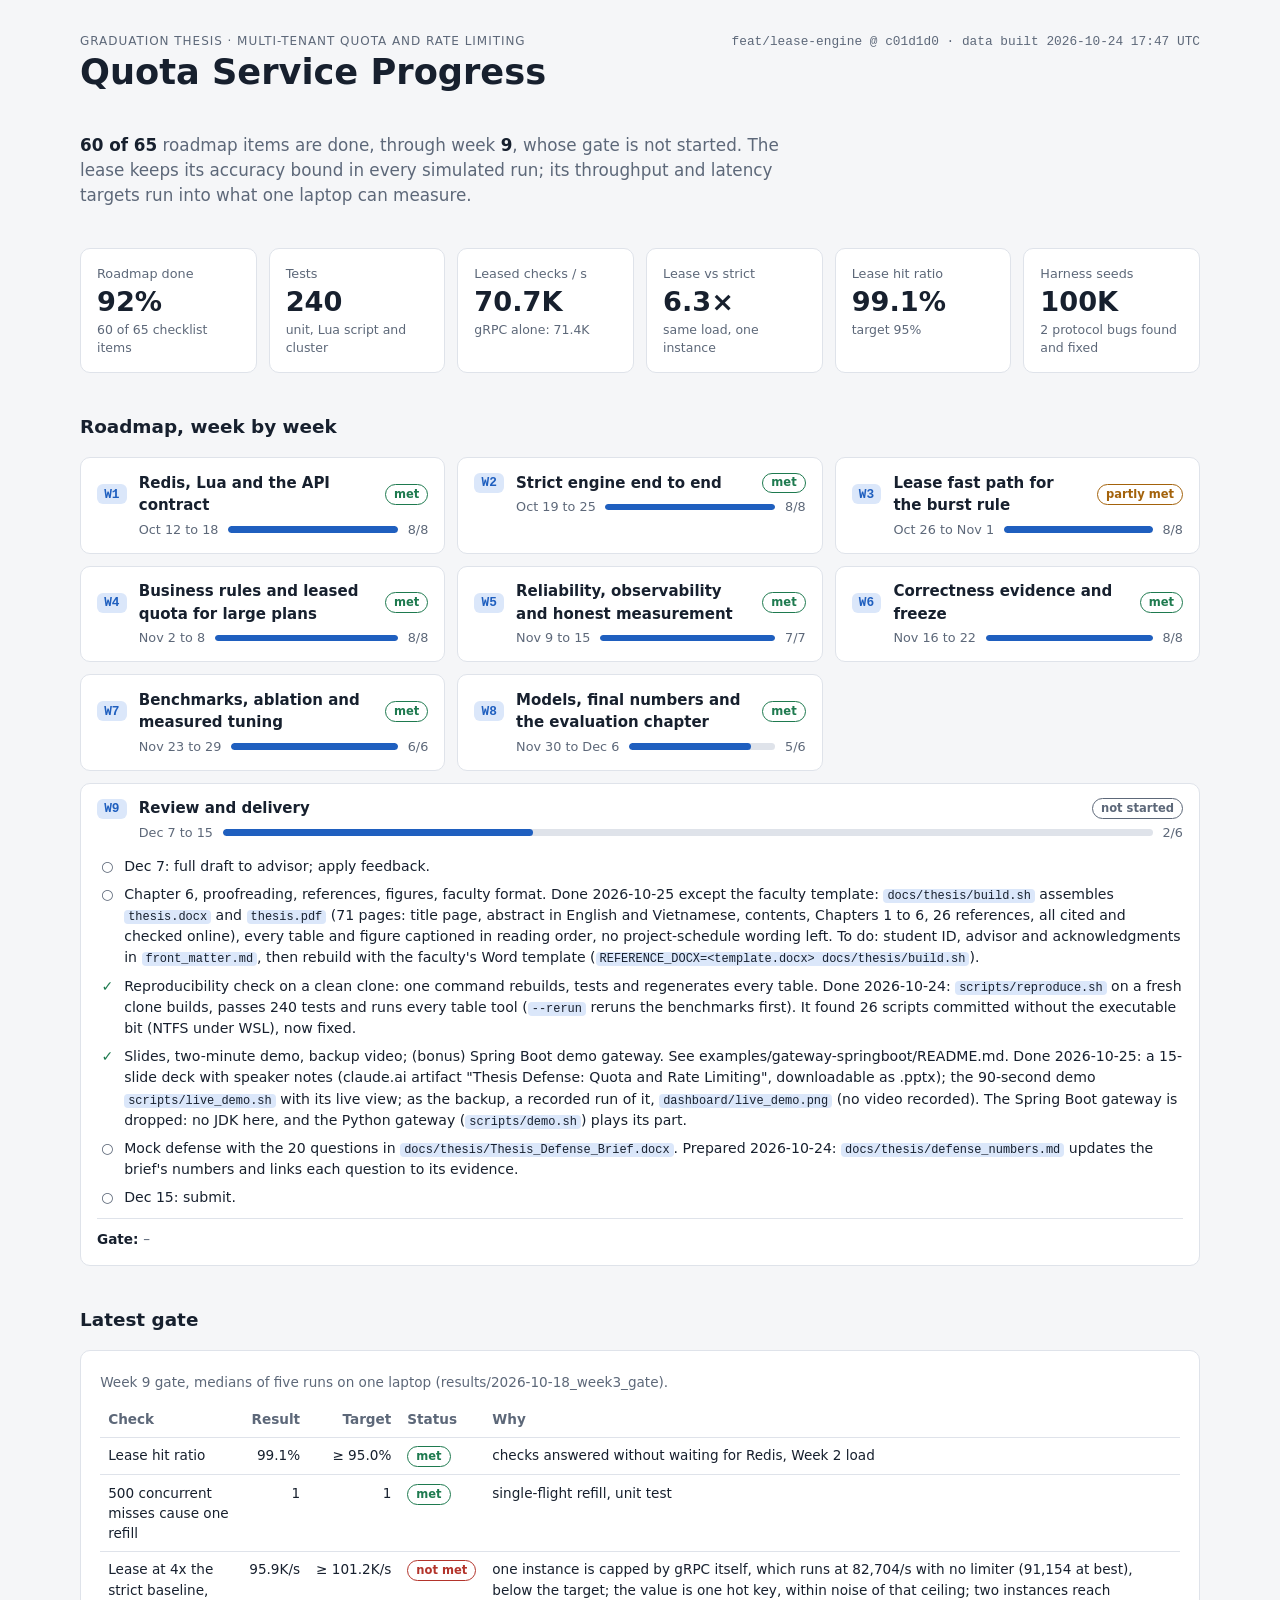
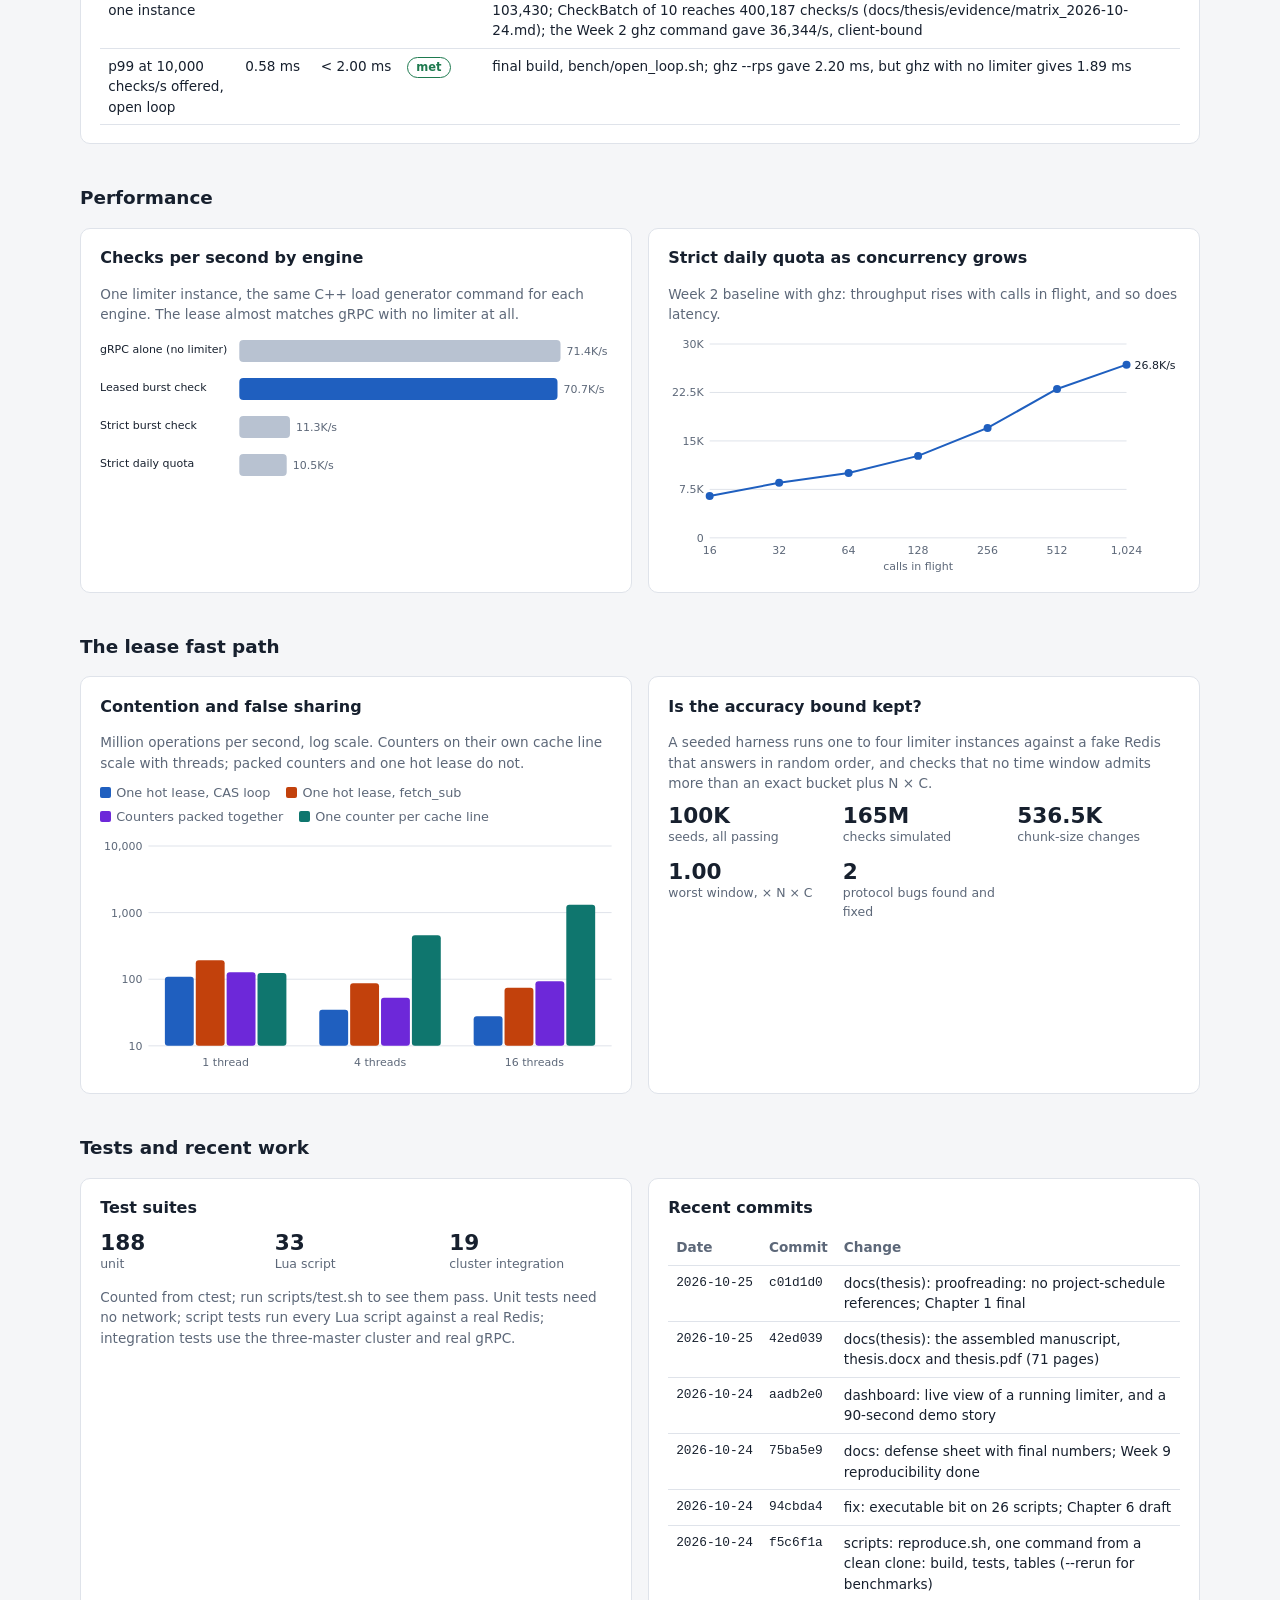
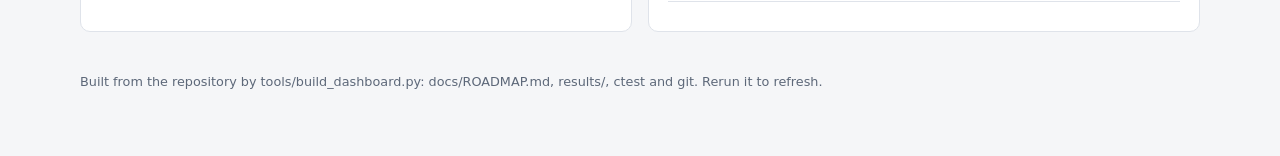
<file: dashboard/index.html>
<!doctype html>
<html lang="en">
<head>
<meta charset="utf-8">
<meta name="viewport" content="width=device-width, initial-scale=1">
<title>Quota Service Progress</title>
<style>
  /* Layout: one centred column; a timeline of week cards, then evidence sections in a two-up grid. */
  :root {
    --bg: #f5f6f8; --panel: #ffffff; --line: #dfe3ea; --fg: #17202e; --muted: #5d6879;
    --accent: #1f5fbf; --accent-soft: #dbe7fa; --ok: #1e7a4f; --warn: #a3620b; --bad: #b3342b;
    --bar-muted: #b8c2d1; --c1: #1f5fbf; --c2: #c2410c; --c3: #6d28d9; --c4: #0f766e;
    --sans: system-ui, -apple-system, "Segoe UI", Roboto, "Helvetica Neue", Arial, sans-serif;
    --mono: ui-monospace, SFMono-Regular, Menlo, Consolas, "Liberation Mono", monospace;
    color-scheme: light;
  }
  @media (prefers-color-scheme: dark) {
    :root {
      --bg: #0f141b; --panel: #161d27; --line: #273242; --fg: #e6ebf2; --muted: #98a3b4;
      --accent: #6aa3ff; --accent-soft: #1d2e4a; --ok: #4cc38a; --warn: #e2a33d; --bad: #f07167;
      --bar-muted: #3b4a5f; --c1: #6aa3ff; --c2: #fb923c; --c3: #a78bfa; --c4: #2dd4bf;
      color-scheme: dark;
    }
  }
  * { box-sizing: border-box; }
  body { margin: 0; background: var(--bg); color: var(--fg); font: 15px/1.5 var(--sans); }
  .wrap { max-width: 72rem; margin: 0 auto; padding: 2rem max(16px, env(safe-area-inset-right, 0px)) 4rem max(16px, env(safe-area-inset-left, 0px)); display: flex; flex-direction: column; gap: 2.5rem; }
  header.top { display: flex; flex-wrap: wrap; align-items: baseline; justify-content: space-between; gap: .5rem 1.5rem; }
  .brand { display: flex; flex-direction: column; gap: .15rem; }
  .eyebrow { font-size: .75rem; letter-spacing: .08em; text-transform: uppercase; color: var(--muted); }
  h1 { margin: 0; font-size: clamp(1.6rem, 3.2vw, 2.2rem); line-height: 1.15; text-wrap: balance; }
  .stamp { font: .8rem var(--mono); color: var(--muted); }
  .takeaway { margin: 0; max-width: 68ch; font-size: 1.05rem; color: var(--muted); }
  .takeaway b { color: var(--fg); }
  h2 { margin: 0 0 1rem; font-size: 1.15rem; }
  h3 { margin: 0; font-size: 1rem; }
  .note { margin: .25rem 0 0; font-size: .85rem; color: var(--muted); }
  .tiles { display: grid; grid-template-columns: repeat(auto-fit, minmax(min(100%, 10.5rem), 1fr)); gap: .75rem; }
  .tile { background: var(--panel); border: 1px solid var(--line); border-radius: 10px; padding: .9rem 1rem; display: flex; flex-direction: column; gap: .2rem; min-width: 0; }
  .tile .label { font-size: .8rem; color: var(--muted); }
  .tile .value { font: 600 1.7rem/1.15 var(--sans); font-variant-numeric: tabular-nums; }
  .tile .sub { font-size: .78rem; color: var(--muted); }
  .grid2 { display: grid; grid-template-columns: repeat(auto-fit, minmax(min(100%, 24rem), 1fr)); gap: 1rem; }
  .card { background: var(--panel); border: 1px solid var(--line); border-radius: 10px; padding: 1.1rem 1.2rem; min-width: 0; display: flex; flex-direction: column; gap: .6rem; }
  .chip { display: inline-block; font-size: .72rem; padding: .05rem .5rem; border-radius: 999px; border: 1px solid currentColor; white-space: nowrap; font-weight: 600; }
  .st-met { color: var(--ok); } .st-partly { color: var(--warn); } .st-notmet { color: var(--bad); } .st-none { color: var(--muted); }
  /* Timeline */
  .weeks { display: grid; grid-template-columns: repeat(auto-fill, minmax(min(100%, 21rem), 1fr)); gap: .75rem; }
  details.week { background: var(--panel); border: 1px solid var(--line); border-radius: 10px; min-width: 0; }
  details.week[open] { grid-column: 1 / -1; }
  details.week summary { list-style: none; cursor: pointer; padding: .85rem 1rem; display: grid; grid-template-columns: auto 1fr auto; gap: .2rem .75rem; align-items: center; }
  details.week summary::-webkit-details-marker { display: none; }
  details.week summary:focus-visible { outline: 2px solid var(--accent); outline-offset: 2px; border-radius: 10px; }
  .wk-num { font: 600 .8rem var(--mono); color: var(--accent); background: var(--accent-soft); border-radius: 6px; padding: .15rem .45rem; }
  .wk-focus { font-weight: 600; min-width: 0; }
  .wk-meta { grid-column: 2 / 4; display: flex; align-items: center; gap: .6rem; font-size: .8rem; color: var(--muted); font-variant-numeric: tabular-nums; }
  .progress { flex: 1; height: .4rem; background: var(--line); border-radius: 999px; overflow: hidden; min-width: 3rem; }
  .progress > span { display: block; height: 100%; background: var(--accent); border-radius: 999px; }
  .wk-body { padding: 0 1rem 1rem; display: flex; flex-direction: column; gap: .6rem; }
  .tasks { list-style: none; margin: 0; padding: 0; display: flex; flex-direction: column; gap: .45rem; }
  .tasks li { display: grid; grid-template-columns: 1.3rem 1fr; gap: .4rem; font-size: .88rem; }
  .tasks .mark { font-weight: 700; text-align: center; }
  .tasks .mark.yes { color: var(--ok); } .tasks .mark.no { color: var(--muted); }
  .gate { font-size: .85rem; border-top: 1px solid var(--line); padding-top: .6rem; color: var(--muted); }
  .gate b { color: var(--fg); }
  code { font: .85em var(--mono); background: var(--accent-soft); border-radius: 4px; padding: 0 .25rem; overflow-wrap: anywhere; }
  /* Tables and charts */
  .scroll { overflow-x: auto; }
  .scroll.tall { max-height: 24rem; overflow-y: auto; }
  table { width: 100%; border-collapse: collapse; font-size: .85rem; font-variant-numeric: tabular-nums; }
  th { text-align: left; font-weight: 600; color: var(--muted); padding: .45rem .5rem; border-bottom: 1px solid var(--line); position: sticky; top: 0; background: var(--panel); white-space: nowrap; }
  td { padding: .45rem .5rem; border-bottom: 1px solid var(--line); vertical-align: top; }
  td.num, th.num { text-align: right; white-space: nowrap; }
  td.mono { font-family: var(--mono); font-size: .8rem; white-space: nowrap; }
  .chart svg { display: block; width: 100%; height: auto; }
  .chart text { font: 11px var(--sans); fill: var(--muted); }
  .chart .lbl { fill: var(--fg); }
  .chart .grid { stroke: var(--line); stroke-width: 1; }
  .legend { display: flex; flex-wrap: wrap; gap: .3rem 1rem; font-size: .8rem; color: var(--muted); }
  .legend span { display: inline-flex; align-items: center; gap: .35rem; }
  .legend i { width: .65rem; height: .65rem; border-radius: 2px; display: inline-block; }
  .stats { display: grid; grid-template-columns: repeat(auto-fit, minmax(8rem, 1fr)); gap: .75rem; }
  .stat .v { font: 600 1.35rem var(--sans); font-variant-numeric: tabular-nums; }
  .stat .k { font-size: .78rem; color: var(--muted); }
  .empty { font-size: .85rem; color: var(--muted); padding: 1rem 0; }
  footer { font-size: .8rem; color: var(--muted); }
  @media (prefers-reduced-motion: no-preference) { .progress > span { transition: width .6s ease-out; } }
</style>
</head>
<body>
<div class="wrap">
  <header class="top">
    <div class="brand">
      <span class="eyebrow">Graduation thesis · multi-tenant quota and rate limiting</span>
      <h1>Quota Service Progress</h1>
    </div>
    <span class="stamp" id="stamp"></span>
  </header>

  <p class="takeaway" id="takeaway"></p>
  <section class="tiles" id="tiles" aria-label="Headline figures"></section>

  <section id="timeline">
    <h2>Roadmap, week by week</h2>
    <div class="weeks" id="weeks"></div>
  </section>

  <section id="gate">
    <h2>Latest gate</h2>
    <div class="card">
      <p class="note" id="gate-note"></p>
      <div class="scroll"><table id="gate-table">
        <thead><tr><th>Check</th><th class="num">Result</th><th class="num">Target</th><th>Status</th><th>Why</th></tr></thead>
        <tbody></tbody>
      </table></div>
    </div>
  </section>

  <section id="performance">
    <h2>Performance</h2>
    <div class="grid2">
      <div class="card">
        <h3>Checks per second by engine</h3>
        <p class="note">One limiter instance, the same C++ load generator command for each engine. The lease almost matches gRPC with no limiter at all.</p>
        <div class="chart" id="engines-chart"></div>
      </div>
      <div class="card">
        <h3>Strict daily quota as concurrency grows</h3>
        <p class="note">Week 2 baseline with ghz: throughput rises with calls in flight, and so does latency.</p>
        <div class="chart" id="ramp-chart"></div>
      </div>
    </div>
  </section>

  <section id="lease">
    <h2>The lease fast path</h2>
    <div class="grid2">
      <div class="card">
        <h3>Contention and false sharing</h3>
        <p class="note">Million operations per second, log scale. Counters on their own cache line scale with threads; packed counters and one hot lease do not.</p>
        <div class="legend" id="contention-legend"></div>
        <div class="chart" id="contention-chart"></div>
      </div>
      <div class="card">
        <h3>Is the accuracy bound kept?</h3>
        <p class="note">A seeded harness runs one to four limiter instances against a fake Redis that answers in random order, and checks that no time window admits more than an exact bucket plus N × C.</p>
        <div class="stats" id="harness"></div>
      </div>
    </div>
  </section>

  <section id="quality">
    <h2>Tests and recent work</h2>
    <div class="grid2">
      <div class="card">
        <h3>Test suites</h3>
        <div class="stats" id="tests"></div>
        <p class="note">Counted from ctest; run scripts/test.sh to see them pass. Unit tests need no network; script tests run every Lua script against a real Redis; integration tests use the three-master cluster and real gRPC.</p>
      </div>
      <div class="card">
        <h3>Recent commits</h3>
        <div class="scroll tall"><table id="commits-table">
          <thead><tr><th>Date</th><th>Commit</th><th>Change</th></tr></thead>
          <tbody></tbody>
        </table></div>
      </div>
    </div>
  </section>

  <footer id="footer"></footer>
</div>

<script src="data.js"></script>
<script>
(function () {
  "use strict";
  const D = window.DASHBOARD;
  const $ = (id) => document.getElementById(id);
  const el = (tag, attrs = {}, ...kids) => {
    const n = document.createElement(tag);
    for (const [k, v] of Object.entries(attrs)) {
      if (k === "class") n.className = v; else if (k === "text") n.textContent = v; else n.setAttribute(k, v);
    }
    kids.forEach((k) => n.append(k));
    return n;
  };
  const SVG = "http://www.w3.org/2000/svg";
  const sv = (tag, attrs = {}) => {
    const n = document.createElementNS(SVG, tag);
    for (const [k, v] of Object.entries(attrs)) n.setAttribute(k, v);
    return n;
  };
  const int = (n) => Number(n).toLocaleString("en-US");
  const compact = (n) => new Intl.NumberFormat("en", {notation: "compact", maximumFractionDigits: 1}).format(n);
  const pct = (n, d = 1) => (n * 100).toFixed(d) + "%";
  const statusClass = (s) => ({"met": "st-met", "partly met": "st-partly", "not met": "st-notmet"})[s] || "st-none";
  const chip = (s) => el("span", {class: "chip " + statusClass(s), text: s});
  // Markdown `code` in task text becomes <code>; everything else stays plain text.
  const rich = (s) => {
    const span = el("span");
    s.split(/(`[^`]+`)/).forEach((part) => span.append(part.startsWith("`") ? el("code", {text: part.slice(1, -1)}) : part));
    return span;
  };

  if (!D) {
    $("takeaway").textContent = "No data yet: run  python3 tools/build_dashboard.py  in the repository, then reload this page.";
    return;
  }

  // Header and takeaway
  $("stamp").textContent = `${D.branch} @ ${D.commit} · data built ${D.generated_at}`;
  const done = D.weeks.reduce((s, w) => s + w.done, 0), items = D.weeks.reduce((s, w) => s + w.items, 0);
  const started = D.weeks.filter((w) => w.done > 0);
  const latest = started[started.length - 1];
  const t = $("takeaway");
  t.append(el("b", {text: `${done} of ${items}`}), " roadmap items are done, through week ",
    el("b", {text: latest ? String(latest.week) : "–"}), latest ? `, whose gate is ${latest.gate_status}. ` : ". ",
    "The lease keeps its accuracy bound in every simulated run; its throughput and latency targets run into what one laptop can measure.");

  // Headline tiles
  const engine = (id) => D.engines.find((e) => e.engine === id);
  const leased = engine("leased:api_default"), strict = engine("strict:api_default"), grpc = engine("allow_all:api_default");
  const hit = D.gate && D.gate.rows.find((r) => r.check === "Lease hit ratio");
  const testsTotal = Object.values(D.tests).reduce((s, n) => s + n, 0);
  const tiles = [
    ["Roadmap done", pct(done / items, 0), `${done} of ${items} checklist items`],
    ["Tests", testsTotal ? int(testsTotal) : "–", "unit, Lua script and cluster"],
    ["Leased checks / s", leased ? compact(leased.checks_per_s) : "–", grpc ? `gRPC alone: ${compact(grpc.checks_per_s)}` : "not measured yet"],
    ["Lease vs strict", leased && strict ? (leased.checks_per_s / strict.checks_per_s).toFixed(1) + "×" : "–", "same load, one instance"],
    ["Lease hit ratio", hit ? pct(hit.value) : "–", hit ? `target ${pct(hit.target, 0)}` : "not measured yet"],
    ["Harness seeds", D.harness ? compact(D.harness.seeds) : "–", D.harness ? `${D.harness.bugs_found} protocol bugs found and fixed` : "not run yet"],
  ];
  tiles.forEach(([k, v, s]) => $("tiles").append(el("div", {class: "tile"},
    el("span", {class: "label", text: k}), el("span", {class: "value", text: v}), el("span", {class: "sub", text: s}))));

  // Timeline: the latest week with work done opens by default
  D.weeks.forEach((w) => {
    const bar = el("span"); bar.style.width = (w.items ? (100 * w.done) / w.items : 0) + "%";
    const summary = el("summary", {},
      el("span", {class: "wk-num", text: "W" + w.week}),
      el("span", {class: "wk-focus", text: w.focus}),
      chip(w.gate_status),
      el("span", {class: "wk-meta"}, el("span", {text: w.dates}), el("span", {class: "progress"}, bar), el("span", {text: `${w.done}/${w.items}`})));
    const list = el("ul", {class: "tasks"});
    w.tasks.forEach((task) => {
      list.append(el("li", {}, el("span", {class: "mark " + (task.done ? "yes" : "no"), text: task.done ? "✓" : "○", "aria-label": task.done ? "done" : "to do"}), rich(task.text)));
    });
    const gate = el("div", {class: "gate"}, el("b", {text: "Gate: "}), w.gate || "–");
    const d = el("details", {class: "week"}, summary, el("div", {class: "wk-body"}, list, gate));
    if (w === latest) d.open = true;
    $("weeks").append(d);
  });

  // Gate table
  if (D.gate) {
    $("gate-note").textContent = `Week ${latest ? latest.week : ""} gate, medians of five runs on one laptop (${D.gate.source}).`;
    const fmt = (v, unit) => unit === "share" ? pct(v) : unit === "ms" ? Number(v).toFixed(2) + " ms" : unit === "checks/s" ? compact(v) + "/s" : int(v);
    D.gate.rows.forEach((r) => $("gate-table").tBodies[0].append(el("tr", {},
      el("td", {text: r.check}), el("td", {class: "num", text: fmt(r.value, r.unit)}),
      el("td", {class: "num", text: (r.unit === "ms" ? "< " : r.unit === "refills" ? "" : "≥ ") + fmt(r.target, r.unit)}),
      el("td", {}, chip(r.status)), el("td", {text: r.note}))));
  } else {
    $("gate-note").textContent = "Not measured yet: run bench/week3_gate.sh, then rebuild the data.";
  }

  // Charts (plain SVG). Each draws at the container's width and redraws on resize.
  function textWidth(svg, strings) {
    const probe = sv("text"); svg.append(probe);
    const w = Math.max(0, ...strings.map((s) => { probe.textContent = s; return probe.getComputedTextLength(); }));
    probe.remove();
    return w;
  }
  function frame(box, height) {
    box.replaceChildren();
    const width = Math.max(260, box.clientWidth);
    const svg = sv("svg", {viewBox: `0 0 ${width} ${height}`, role: "img"});
    box.append(svg);
    return {svg, width};
  }
  function tip(node, text) { const t = sv("title"); t.textContent = text; node.append(t); }

  function enginesChart() {
    const box = $("engines-chart");
    if (!D.engines.length) { box.replaceChildren(el("p", {class: "empty", text: "Not measured yet."})); return; }
    const rowH = 38, {svg, width} = frame(box, D.engines.length * rowH + 4);
    const labelW = textWidth(svg, D.engines.map((e) => e.label)) + 12;
    const valW = textWidth(svg, D.engines.map((e) => compact(e.checks_per_s) + "/s")) + 10;
    const max = Math.max(...D.engines.map((e) => e.checks_per_s));
    D.engines.forEach((e, i) => {
      const y = i * rowH + 6, w = Math.max(2, ((width - labelW - valW) * e.checks_per_s) / max);
      const label = sv("text", {x: 0, y: y + 13, class: "lbl"}); label.textContent = e.label; svg.append(label);
      const bar = sv("rect", {x: labelW, y, width: w, height: 22, rx: 4, fill: e.engine.startsWith("leased") ? "var(--accent)" : "var(--bar-muted)"});
      tip(bar, `${e.label}: ${int(e.checks_per_s)} checks/s, p50 ${e.p50_ms} ms, p99 ${e.p99_ms} ms (median of ${e.runs})`);
      svg.append(bar);
      const v = sv("text", {x: labelW + w + 6, y: y + 15}); v.textContent = compact(e.checks_per_s) + "/s"; svg.append(v);
    });
  }

  function rampChart() {
    const box = $("ramp-chart"), pts = D.ramp;
    if (!pts.length) { box.replaceChildren(el("p", {class: "empty", text: "Not measured yet."})); return; }
    const height = 240, {svg, width} = frame(box, height);
    const max = Math.max(...pts.map((p) => p.checks_per_s));
    const step = Math.pow(10, Math.floor(Math.log10(max))) / 2;
    const top = Math.ceil(max / step) * step;
    const ticks = [0, top / 4, top / 2, (3 * top) / 4, top];
    const left = textWidth(svg, ticks.map(compact)) + 10, right = textWidth(svg, [compact(pts[pts.length - 1].checks_per_s) + "/s"]) + 12;
    const m = {top: 10, bottom: 36};
    const lx = (c) => left + ((Math.log2(c) - Math.log2(pts[0].in_flight)) / (Math.log2(pts[pts.length - 1].in_flight) - Math.log2(pts[0].in_flight))) * (width - left - right);
    const ly = (v) => height - m.bottom - (v / top) * (height - m.top - m.bottom);
    ticks.forEach((tk) => {
      svg.append(sv("line", {x1: left, x2: width - right, y1: ly(tk), y2: ly(tk), class: "grid"}));
      const t = sv("text", {x: left - 6, y: ly(tk) + 4, "text-anchor": "end"}); t.textContent = compact(tk); svg.append(t);
    });
    pts.forEach((p) => { const t = sv("text", {x: lx(p.in_flight), y: height - m.bottom + 16, "text-anchor": "middle"}); t.textContent = int(p.in_flight); svg.append(t); });
    const axis = sv("text", {x: (left + width - right) / 2, y: height - 4, "text-anchor": "middle"}); axis.textContent = "calls in flight"; svg.append(axis);
    svg.append(sv("path", {d: pts.map((p, i) => `${i ? "L" : "M"}${lx(p.in_flight)},${ly(p.checks_per_s)}`).join(""),
      fill: "none", stroke: "var(--accent)", "stroke-width": 2, "stroke-linejoin": "round", "stroke-linecap": "round"}));
    pts.forEach((p) => {
      const c = sv("circle", {cx: lx(p.in_flight), cy: ly(p.checks_per_s), r: 4, fill: "var(--accent)"});
      tip(c, `${int(p.in_flight)} in flight: ${int(p.checks_per_s)} checks/s, p50 ${p.p50_ms} ms, p99 ${p.p99_ms} ms`);
      svg.append(c);
    });
    const last = pts[pts.length - 1];
    const end = sv("text", {x: lx(last.in_flight) + 8, y: ly(last.checks_per_s) + 4, class: "lbl"}); end.textContent = compact(last.checks_per_s) + "/s"; svg.append(end);
  }

  function contentionChart() {
    const box = $("contention-chart"), rows = D.contention, legend = $("contention-legend");
    legend.replaceChildren();
    if (!rows.length) { box.replaceChildren(el("p", {class: "empty", text: "Not measured yet."})); return; }
    const variants = [...new Set(rows.map((r) => r.variant))], threads = [...new Set(rows.map((r) => r.threads))].sort((a, b) => a - b);
    const colors = ["var(--c1)", "var(--c2)", "var(--c3)", "var(--c4)"];
    variants.forEach((v, i) => { const sw = el("i"); sw.style.background = colors[i % 4]; legend.append(el("span", {}, sw, v)); });
    const height = 240, {svg, width} = frame(box, height);
    const decades = [10, 100, 1000, 10000].filter((d) => d <= 10 * Math.max(...rows.map((r) => r.mops)));
    const topD = decades[decades.length - 1], left = textWidth(svg, decades.map(int)) + 10, m = {top: 10, bottom: 30};
    const ly = (v) => height - m.bottom - ((Math.log10(Math.max(10, v)) - 1) / (Math.log10(topD) - 1)) * (height - m.top - m.bottom);
    decades.forEach((d) => {
      svg.append(sv("line", {x1: left, x2: width, y1: ly(d), y2: ly(d), class: "grid"}));
      const t = sv("text", {x: left - 6, y: ly(d) + 4, "text-anchor": "end"}); t.textContent = int(d); svg.append(t);
    });
    const groupW = (width - left) / threads.length, barW = (groupW * 0.8) / variants.length;
    threads.forEach((th, gi) => {
      const gx = left + gi * groupW + groupW * 0.1;
      const lab = sv("text", {x: gx + (groupW * 0.8) / 2, y: height - 10, "text-anchor": "middle"}); lab.textContent = th + (th === 1 ? " thread" : " threads"); svg.append(lab);
      variants.forEach((v, vi) => {
        const r = rows.find((x) => x.threads === th && x.variant === v);
        if (!r) return;
        const bar = sv("rect", {x: gx + vi * barW + 1, y: ly(r.mops), width: Math.max(1, barW - 2), height: ly(10) - ly(r.mops), rx: 3, fill: colors[vi % 4]});
        tip(bar, `${v}, ${th} ${th === 1 ? "thread" : "threads"}: ${int(r.mops)} M ops/s`);
        svg.append(bar);
      });
    });
  }

  function drawCharts() { enginesChart(); rampChart(); contentionChart(); }
  drawCharts();
  let resize;
  window.addEventListener("resize", () => { clearTimeout(resize); resize = setTimeout(drawCharts, 150); });

  // Harness and tests
  const stat = (k, v) => el("div", {class: "stat"}, el("div", {class: "v", text: v}), el("div", {class: "k", text: k}));
  if (D.harness) {
    const h = D.harness;
    [[h.passed ? "seeds, all passing" : "seeds, a run FAILED", compact(h.seeds)], ["checks simulated", compact(h.checks)], ["chunk-size changes", compact(h.chunk_changes)],
     ["worst window, × N × C", h.worst.toFixed(2)], ["protocol bugs found and fixed", String(h.bugs_found)]]
      .forEach(([k, v]) => $("harness").append(stat(k, v)));
  } else {
    $("harness").append(el("p", {class: "empty", text: "Not run yet."}));
  }
  [["unit", "unit"], ["redis", "Lua script"], ["integration", "cluster integration"]].forEach(([key, name]) => {
    if (D.tests[key] !== undefined) $("tests").append(stat(name, int(D.tests[key])));
  });
  if (!testsTotal) $("tests").append(el("p", {class: "empty", text: "Build the release preset to count tests."}));

  // Commits
  D.commits.forEach((c) => $("commits-table").tBodies[0].append(el("tr", {},
    el("td", {class: "mono", text: c.date}), el("td", {class: "mono", text: c.commit}), el("td", {text: c.subject}))));

  $("footer").textContent = "Built from the repository by tools/build_dashboard.py: docs/ROADMAP.md, results/, ctest and git. Rerun it to refresh.";
})();
</script>
</body>
</html>
</file>
